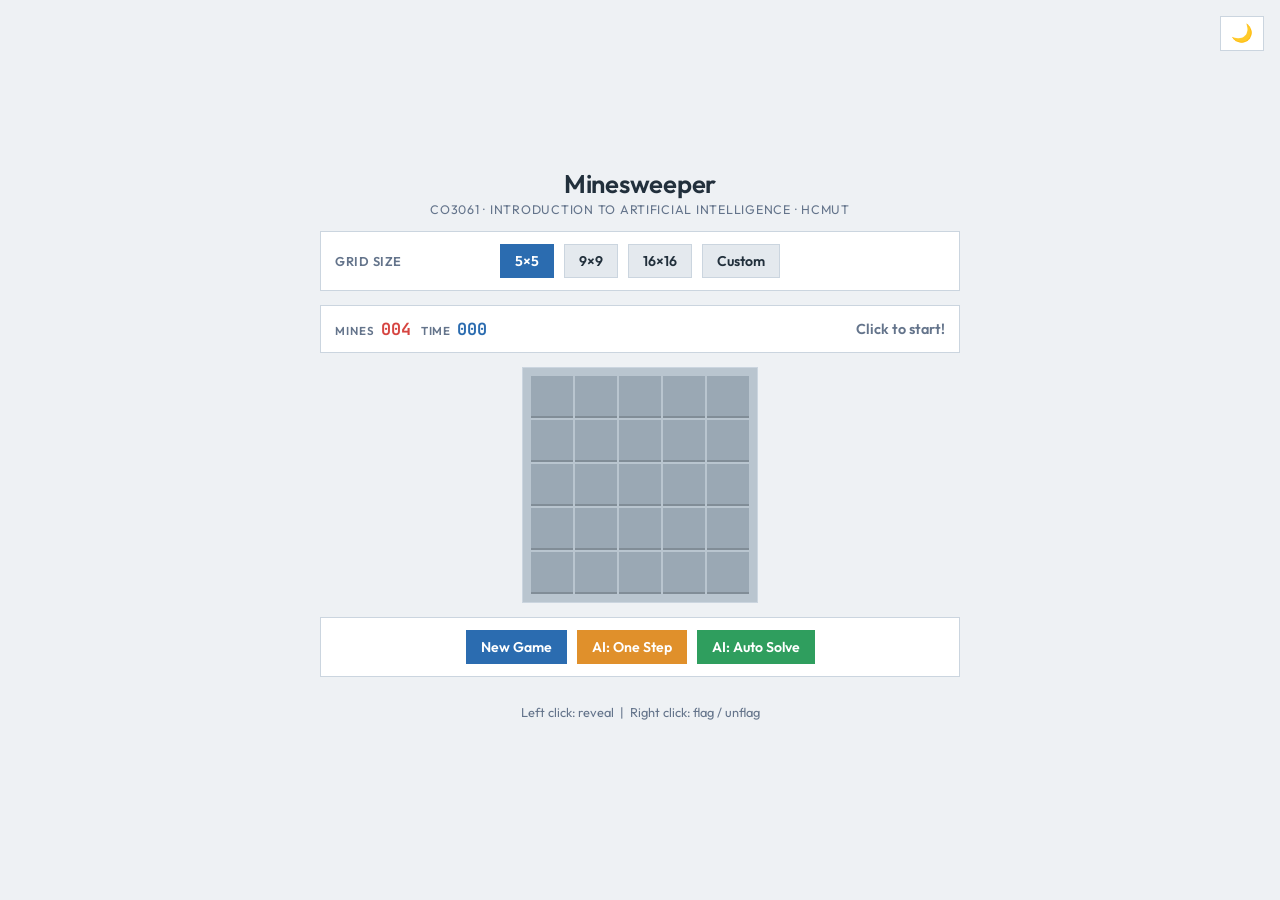
<file: index.html>
<!DOCTYPE html>
<html lang="en">

<head>
    <meta charset="UTF-8">
    <meta name="viewport" content="width=device-width, initial-scale=1, viewport-fit=cover">
    <title>Minesweeper</title>
    <link rel="preconnect" href="https://fonts.googleapis.com">
    <link rel="preconnect" href="https://fonts.gstatic.com" crossorigin>
    <link rel="stylesheet"
        href="https://fonts.googleapis.com/css2?family=Outfit:wght@400;600;700&family=JetBrains+Mono:wght@700&display=swap">
    <link rel="stylesheet" href="style.css">
</head>

<body>

    <button id="theme-toggle" class="theme-toggle" type="button" aria-label="Toggle dark mode">🌙</button>

    <header>
        <h1>Minesweeper</h1>
        <p class="subtitle">CO3061 &middot; Introduction to Artificial Intelligence &middot; HCMUT</p>
    </header>

    <!-- Grid size selector: 5x5 / 9x9 / 16x16 / Custom -->
    <div class="panel" id="size-bar">
        <span class="panel-label">Grid size</span>
        <button class="size-btn" type="button" data-size="5x5" aria-pressed="true">5&times;5</button>
        <button class="size-btn" type="button" data-size="9x9" aria-pressed="false">9&times;9</button>
        <button class="size-btn" type="button" data-size="16x16" aria-pressed="false">16&times;16</button>
        <button class="size-btn" type="button" data-size="Custom" aria-pressed="false">Custom</button>
    </div>

    <!-- Mine counter, timer and status text -->
    <div class="panel" id="info-bar">
        <span class="readout"><span class="tag">Mines</span><span id="mine-count">000</span></span>
        <span class="readout"><span class="tag">Time</span><span id="timer">000</span></span>
        <span id="status">Click to start!</span>
    </div>

    <!-- The board: cells are created by script.js -->
    <div id="board-wrap">
        <div id="board"></div>
    </div>

    <!-- Game controls -->
    <div class="panel" id="control-bar">
        <button class="ctrl-btn primary" type="button" id="new-game-btn">New Game</button>
        <button class="ctrl-btn ai" type="button" id="ai-step-btn">AI: One Step</button>
        <button class="ctrl-btn solve" type="button" id="ai-auto-btn">AI: Auto Solve</button>
    </div>

    <p class="legend">Left click: reveal &nbsp;|&nbsp; Right click: flag / unflag</p>

    <!-- Custom board dialog -->
    <div class="overlay" id="custom-overlay" hidden>
        <div class="modal" role="dialog" aria-modal="true" aria-labelledby="custom-title">
            <h2 id="custom-title">Custom board</h2>

            <label class="field" for="input-rows">
                Rows (5&ndash;16)
                <input type="number" id="input-rows" min="5" max="16" step="1" value="10">
            </label>
            <label class="field" for="input-cols">
                Columns (5&ndash;16)
                <input type="number" id="input-cols" min="5" max="16" step="1" value="10">
            </label>
            <label class="field" for="input-mines">
                Mines (4&ndash;40)
                <input type="number" id="input-mines" min="4" max="40" step="1" value="20">
            </label>

            <p class="hint">A board keeps at least 9 mine-free cells, so the first
                click and its 8 neighbours are always safe. On a 5&times;5 board that
                allows at most 16 mines.</p>
            <p class="error" id="custom-error"></p>

            <div class="modal-actions">
                <button class="ctrl-btn" type="button" id="custom-cancel">Cancel</button>
                <button class="ctrl-btn primary" type="button" id="custom-start">Start</button>
            </div>
        </div>
    </div>

    <!-- End of game dialog -->
    <div class="overlay" id="result-overlay" hidden>
        <div class="modal" role="dialog" aria-modal="true" aria-labelledby="result-title">
            <h2 id="result-title">You win!</h2>
            <p class="hint" id="result-text">Every safe cell is uncovered.</p>
            <p id="result-time">Time: 0 s</p>
            <div class="modal-actions">
                <button class="ctrl-btn" type="button" id="result-close">Close</button>
                <button class="ctrl-btn primary" type="button" id="result-again">New Game</button>
            </div>
        </div>
    </div>

    <script src="script.js"></script>
</body>

</html>
</file>
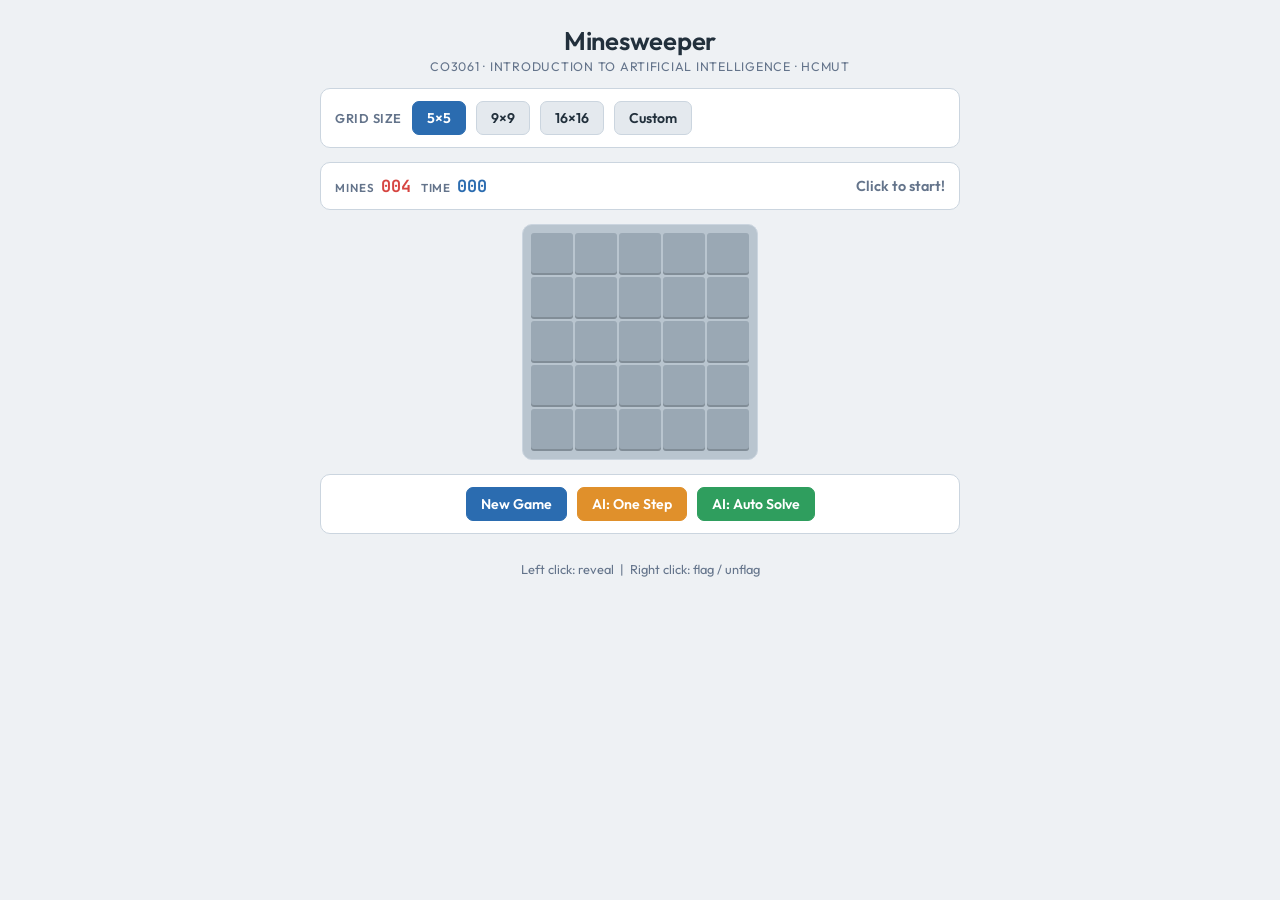
<file: minesweeper-web/index.html>
<!DOCTYPE html>
<html lang="en">
<head>
<meta charset="UTF-8">
<meta name="viewport" content="width=device-width, initial-scale=1, viewport-fit=cover">
<title>Minesweeper</title>
<link rel="preconnect" href="https://fonts.googleapis.com">
<link rel="preconnect" href="https://fonts.gstatic.com" crossorigin>
<link rel="stylesheet"
      href="https://fonts.googleapis.com/css2?family=Outfit:wght@400;600;700&family=JetBrains+Mono:wght@700&display=swap">
<link rel="stylesheet" href="style.css">
</head>
<body>

<header>
    <h1>Minesweeper</h1>
    <p class="subtitle">CO3061 &middot; Introduction to Artificial Intelligence &middot; HCMUT</p>
</header>

<!-- Grid size selector: 5x5 / 9x9 / 16x16 / Custom -->
<div class="panel" id="size-bar">
    <span class="panel-label">Grid size</span>
    <button class="size-btn" type="button" data-size="5x5" aria-pressed="true">5&times;5</button>
    <button class="size-btn" type="button" data-size="9x9" aria-pressed="false">9&times;9</button>
    <button class="size-btn" type="button" data-size="16x16" aria-pressed="false">16&times;16</button>
    <button class="size-btn" type="button" data-size="Custom" aria-pressed="false">Custom</button>
</div>

<!-- Mine counter, timer and status text -->
<div class="panel" id="info-bar">
    <span class="readout"><span class="tag">Mines</span><span id="mine-count">000</span></span>
    <span class="readout"><span class="tag">Time</span><span id="timer">000</span></span>
    <span id="status">Click to start!</span>
</div>

<!-- The board: cells are created by script.js -->
<div id="board-wrap">
    <div id="board"></div>
</div>

<!-- Game controls -->
<div class="panel" id="control-bar">
    <button class="ctrl-btn primary" type="button" id="new-game-btn">New Game</button>
    <button class="ctrl-btn ai" type="button" id="ai-step-btn">AI: One Step</button>
    <button class="ctrl-btn solve" type="button" id="ai-auto-btn">AI: Auto Solve</button>
</div>

<p class="legend">Left click: reveal &nbsp;|&nbsp; Right click: flag / unflag</p>

<!-- Custom board dialog -->
<div class="overlay" id="custom-overlay" hidden>
    <div class="modal" role="dialog" aria-modal="true" aria-labelledby="custom-title">
        <h2 id="custom-title">Custom board</h2>

        <label class="field" for="input-rows">
            Rows (5&ndash;16)
            <input type="number" id="input-rows" min="5" max="16" step="1" value="10">
        </label>
        <label class="field" for="input-cols">
            Columns (5&ndash;16)
            <input type="number" id="input-cols" min="5" max="16" step="1" value="10">
        </label>
        <label class="field" for="input-mines">
            Mines (4&ndash;40)
            <input type="number" id="input-mines" min="4" max="40" step="1" value="20">
        </label>

        <p class="hint">A board keeps at least 9 mine-free cells, so the first
            click and its 8 neighbours are always safe. On a 5&times;5 board that
            allows at most 16 mines.</p>
        <p class="error" id="custom-error"></p>

        <div class="modal-actions">
            <button class="ctrl-btn" type="button" id="custom-cancel">Cancel</button>
            <button class="ctrl-btn primary" type="button" id="custom-start">Start</button>
        </div>
    </div>
</div>

<!-- End of game dialog -->
<div class="overlay" id="result-overlay" hidden>
    <div class="modal" role="dialog" aria-modal="true" aria-labelledby="result-title">
        <h2 id="result-title">You win!</h2>
        <p class="hint" id="result-text">Every safe cell is uncovered.</p>
        <p id="result-time">Time: 0 s</p>
        <div class="modal-actions">
            <button class="ctrl-btn" type="button" id="result-close">Close</button>
            <button class="ctrl-btn primary" type="button" id="result-again">New Game</button>
        </div>
    </div>
</div>

<script src="script.js"></script>
</body>
</html>
</file>
<file: style.css>
/* ==========================================================================
   Minesweeper - CO3061 Introduction to Artificial Intelligence
   HCMUT - VNU HCM

   Stylesheet: colours, board grid and dialog styling.
   Ported from the tkinter colour scheme used in minesweeper.py
   ========================================================================== */

/* ---- Design tokens: LIGHT theme (the default) ------------------------- */
:root {
    color-scheme: light;

    --bg: #eef1f4;
    --surface: #ffffff;
    --surface-2: #e4e9ee;
    --text: #22303c;
    --text-dim: #64748b;
    --border: #cbd5df;

    --cell: #9aa8b4;
    /* covered cell            */
    --cell-hover: #8493a1;
    --cell-open: #f3f6f8;
    /* revealed cell           */
    --cell-edge: #b9c5cf;

    --accent: #2b6cb0;
    /* buttons / timer         */
    --accent-dark: #1f4e7f;
    --danger: #d64541;
    /* mines / game over       */
    --ok: #2f9e5e;
    /* win                     */
    --ai-step: #e0902b;
    /* AI actions              */
    --flag: #9aa8b4;
    /* flags                   */

    /* Classic Minesweeper number colours (readable on --cell-open) */
    --n1: #1d4ed8;
    --n2: #15803d;
    --n3: #dc2626;
    --n4: #1e3a8a;
    --n5: #9a3412;
    --n6: #0f766e;
    --n7: #111827;
    --n8: #6b7280;

    --radius: 0;
    --font-ui: 'Outfit', 'Segoe UI', system-ui, -apple-system, sans-serif;
    --font-mono: 'JetBrains Mono', 'Consolas', ui-monospace, monospace;
}

/* ---- Design tokens: DARK theme --------------------------------------- */
@media (prefers-color-scheme: dark) {
    :root:not([data-theme="light"]) {
        color-scheme: dark;

        --bg: #000000;
        --surface: #1e252e;
        --surface-2: #273039;
        --text: #e6edf3;
        --text-dim: #93a1b1;
        --border: #333f4c;

        --cell: #46535f;
        --cell-hover: #55646f;
        --cell-open: #232c35;
        --cell-edge: #384450;

        --accent: #74b9ff;
        --accent-dark: #74b9ff;
        --danger: #ff7772;
        --ok: #6bffae;
        --ai-step: #ffc267;
        --flag: #46535f;

        --n1: #6fa8ff;
        --n2: #57cc84;
        --n3: #ff7b7b;
        --n4: #9db4ff;
        --n5: #f0a06a;
        --n6: #4fd1c5;
        --n7: #e6edf3;
        --n8: #a0aec0;
    }
}

:root[data-theme="dark"] {
    color-scheme: dark;

    --bg: #000000;
    --surface: #1e252e;
    --surface-2: #273039;
    --text: #e6edf3;
    --text-dim: #93a1b1;
    --border: #333f4c;

    --cell: #46535f;
    --cell-hover: #55646f;
    --cell-open: #232c35;
    --cell-edge: #384450;

    --accent: #74b9ff;
    --accent-dark: #74b9ff;
    --danger: #ff7772;
    --ok: #6bffae;
    --ai-step: #ffc267;
    --flag: #46535f;

    --n1: #6fa8ff;
    --n2: #57cc84;
    --n3: #ff7b7b;
    --n4: #9db4ff;
    --n5: #f0a06a;
    --n6: #4fd1c5;
    --n7: #e6edf3;
    --n8: #a0aec0;
}

/* ---- Page layout ------------------------------------------------------ */
* {
    box-sizing: border-box;
}

/* Elements with the "hidden" attribute stay hidden even when a class below
   gives them a display value (the dialogs use display:flex). */
[hidden] {
    display: none !important;
}

body {
    margin: 0;
    min-height: 100vh;
    justify-content: center;
    padding: 20px 16px;
    background: var(--bg);
    color: var(--text);
    font-family: var(--font-ui);
    display: flex;
    flex-direction: column;
    align-items: center;
    gap: 14px;
}

header {
    text-align: center;
    display: flex;
    flex-direction: column;
    gap: 2px;
}

h1 {
    margin: 0;
    font-size: 1.6rem;
    font-weight: 600;
    letter-spacing: -0.01em;
}

.subtitle {
    margin: 0;
    font-size: 0.78rem;
    color: var(--text-dim);
    letter-spacing: 0.06em;
    text-transform: uppercase;
}

.panel {
    width: 100%;
    max-width: 640px;
    background: var(--surface);
    border: 1px solid var(--border);
    border-radius: var(--radius);
    padding: 12px 14px;
    display: flex;
    flex-wrap: wrap;
    align-items: center;
    gap: 10px;
}

/* ---- Grid size selector ----------------------------------------------- */
.panel-label {
    font-size: 0.8rem;
    font-weight: 600;
    color: var(--text-dim);
    letter-spacing: 0.04em;
    text-transform: uppercase;
}

.size-btn,
.ctrl-btn {
    font-family: var(--font-ui);
    font-size: 0.88rem;
    font-weight: 600;
    padding: 7px 14px;
    border-radius: 0;
    border: 1px solid var(--border);
    background: var(--surface-2);
    color: var(--text);
    cursor: pointer;
    transition: background 0.12s ease, border-color 0.12s ease;
}

.size-btn:hover,
.ctrl-btn:hover {
    background: var(--cell-edge);
}

.size-btn[aria-pressed="true"] {
    background: var(--accent);
    border-color: var(--accent);
    color: #fff;
}

.ctrl-btn.primary {
    background: var(--accent);
    border-color: var(--accent);
    color: #fff;
}

.ctrl-btn.primary:hover {
    background: var(--accent-dark);
}

.ctrl-btn.ai {
    background: var(--ai-step);
    border-color: var(--ai-step);
    color: #fff;
}

.ctrl-btn.ai:hover {
    filter: brightness(0.93);
}

.ctrl-btn.solve {
    background: var(--ok);
    border-color: var(--ok);
    color: #fff;
}

.ctrl-btn.solve:hover {
    filter: brightness(0.93);
}

.ctrl-btn.stop {
    background: var(--danger);
    border-color: var(--danger);
    color: #fff;
}

:focus-visible {
    outline: 2px solid var(--accent);
    outline-offset: 2px;
}

/* ---- Info bar: mine counter, timer, status ---------------------------- */
#info-bar {
    justify-content: space-between;
}

#control-bar {
    justify-content: center;
}

#size-bar {
    position: relative;
    justify-content: center;
}

#size-bar .panel-label {
    position: absolute;
    left: 14px;
}

.readout {
    font-family: var(--font-mono);
    font-size: 1.05rem;
    font-weight: 700;
    font-variant-numeric: tabular-nums;
    display: inline-flex;
    align-items: baseline;
    gap: 6px;
}

.readout .tag {
    font-family: var(--font-ui);
    font-size: 0.72rem;
    font-weight: 600;
    letter-spacing: 0.08em;
    text-transform: uppercase;
    color: var(--text-dim);
}

#mine-count {
    color: var(--danger);
}

#timer {
    color: var(--accent);
}

#status {
    font-size: 0.9rem;
    font-weight: 600;
    color: var(--text-dim);
    margin-left: auto;
}

/* ---- Board ------------------------------------------------------------ */
#board-wrap {
    width: 100%;
    max-width: 640px;
    display: flex;
    justify-content: center;
}

#board {
    --cell-size: 40px;
    display: grid;
    grid-template-columns: repeat(var(--cols, 5), var(--cell-size));
    gap: 2px;
    padding: 8px;
    background: var(--cell-edge);
    border: 1px solid var(--border);
    border-radius: 0;
}

.cell {
    width: var(--cell-size);
    height: var(--cell-size);
    padding: 0;
    border: none;
    border-radius: 0;
    background: var(--cell);
    color: #fff;
    font-family: var(--font-mono);
    font-size: calc(var(--cell-size) * 0.52);
    font-weight: 700;
    line-height: 1;
    cursor: pointer;
    box-shadow: inset 0 -2px 0 rgba(0, 0, 0, 0.16);
    transition: background 0.1s ease;
    user-select: none;
    -webkit-user-select: none;
}

.cell:hover:not(.revealed) {
    background: var(--cell-hover);
}

.cell.revealed {
    background: var(--cell-open);
    box-shadow: none;
    cursor: default;
}

.cell.flagged {
    background: var(--flag);
}

.cell.mine {
    background: var(--danger);
}

.cell.flag-correct {
    background: var(--ok);
}

.cell.flag-wrong {
    background: var(--flag);
}

/* Number colours (mirrors NUMBER_COLORS in minesweeper.py) */
.cell.n1 {
    color: var(--n1);
}

.cell.n2 {
    color: var(--n2);
}

.cell.n3 {
    color: var(--n3);
}

.cell.n4 {
    color: var(--n4);
}

.cell.n5 {
    color: var(--n5);
}

.cell.n6 {
    color: var(--n6);
}

.cell.n7 {
    color: var(--n7);
}

.cell.n8 {
    color: var(--n8);
}

/* ---- Legend ----------------------------------------------------------- */
.legend {
    font-size: 0.8rem;
    color: var(--text-dim);
    text-align: center;
    max-width: 640px;
}

/* ---- Modal dialogs (custom size + end of game) ------------------------ */
.overlay {
    position: fixed;
    inset: 0;
    background: rgba(12, 17, 23, 0.55);
    display: flex;
    align-items: center;
    justify-content: center;
    padding: 16px;
    z-index: 10;
}

.modal {
    background: var(--surface);
    border: 1px solid var(--border);
    border-radius: var(--radius);
    padding: 20px;
    width: 100%;
    max-width: 330px;
    display: flex;
    flex-direction: column;
    gap: 12px;
    box-shadow: 0 18px 40px rgba(0, 0, 0, 0.28);
}

.modal h2 {
    margin: 0;
    font-size: 1.1rem;
    font-weight: 600;
}

.field {
    display: flex;
    align-items: center;
    justify-content: space-between;
    gap: 12px;
    font-size: 0.9rem;
}

.field input {
    width: 76px;
    padding: 6px 8px;
    font-family: var(--font-mono);
    font-size: 0.9rem;
    text-align: right;
    color: var(--text);
    background: var(--surface-2);
    border: 1px solid var(--border);
    border-radius: 0;
}

.hint {
    font-size: 0.78rem;
    color: var(--text-dim);
    line-height: 1.45;
    margin: 0;
}

.error {
    font-size: 0.82rem;
    color: var(--danger);
    font-weight: 600;
    margin: 0;
}

.modal-actions {
    display: flex;
    gap: 8px;
    justify-content: flex-end;
}

#result-title {
    font-size: 1.25rem;
}

#result-title.win {
    color: var(--ok);
}

#result-title.lose {
    color: var(--danger);
}

#result-time {
    font-family: var(--font-mono);
    font-size: 0.95rem;
    color: var(--text-dim);
    margin: 0;
}

@media (prefers-reduced-motion: reduce) {
    * {
        transition: none !important;
    }
}

/* Nut chuyen theme Sang/ Toi */
.theme-toggle {
    position: fixed;
    top: 16px;
    right: 16px;
    background: var(--surface);
    color: var(--text);
    border: 1px solid var(--border);
    padding: 6px 10px;
    font-size: 1.1rem;
    cursor: pointer;
    z-index: 100;
}

.theme-toggle:hover {
    background: var(--surface-2);
}
</file>
<file: minesweeper-web/style.css>
/* ==========================================================================
   Minesweeper - CO3061 Introduction to Artificial Intelligence
   HCMUT - VNU HCM

   Stylesheet: colours, board grid and dialog styling.
   Ported from the tkinter colour scheme used in minesweeper.py
   ========================================================================== */

/* ---- Design tokens: LIGHT theme (the default) ------------------------- */
:root {
    color-scheme: light;

    --bg: #eef1f4;
    --surface: #ffffff;
    --surface-2: #e4e9ee;
    --text: #22303c;
    --text-dim: #64748b;
    --border: #cbd5df;

    --cell: #9aa8b4;
    /* covered cell            */
    --cell-hover: #8493a1;
    --cell-open: #f3f6f8;
    /* revealed cell           */
    --cell-edge: #b9c5cf;

    --accent: #2b6cb0;
    /* buttons / timer         */
    --accent-dark: #1f4e7f;
    --danger: #d64541;
    /* mines / game over       */
    --ok: #2f9e5e;
    /* win                     */
    --flag: #e0902b;
    /* flags / AI actions      */

    /* Classic Minesweeper number colours (readable on --cell-open) */
    --n1: #1d4ed8;
    --n2: #15803d;
    --n3: #dc2626;
    --n4: #1e3a8a;
    --n5: #9a3412;
    --n6: #0f766e;
    --n7: #111827;
    --n8: #6b7280;

    --radius: 10px;
    --font-ui: 'Outfit', 'Segoe UI', system-ui, -apple-system, sans-serif;
    --font-mono: 'JetBrains Mono', 'Consolas', ui-monospace, monospace;
}

/* ---- Design tokens: DARK theme --------------------------------------- */
@media (prefers-color-scheme: dark) {
    :root:not([data-theme="light"]) {
        color-scheme: dark;

        --bg: #161b22;
        --surface: #1e252e;
        --surface-2: #273039;
        --text: #e6edf3;
        --text-dim: #93a1b1;
        --border: #333f4c;

        --cell: #46535f;
        --cell-hover: #55646f;
        --cell-open: #232c35;
        --cell-edge: #384450;

        --accent: #4c9be8;
        --accent-dark: #3b7fc4;
        --danger: #f2645f;
        --ok: #45c17d;
        --flag: #f0a93f;

        --n1: #6fa8ff;
        --n2: #57cc84;
        --n3: #ff7b7b;
        --n4: #9db4ff;
        --n5: #f0a06a;
        --n6: #4fd1c5;
        --n7: #e6edf3;
        --n8: #a0aec0;
    }
}

:root[data-theme="dark"] {
    color-scheme: dark;

    --bg: #161b22;
    --surface: #1e252e;
    --surface-2: #273039;
    --text: #e6edf3;
    --text-dim: #93a1b1;
    --border: #333f4c;

    --cell: #46535f;
    --cell-hover: #55646f;
    --cell-open: #232c35;
    --cell-edge: #384450;

    --accent: #4c9be8;
    --accent-dark: #3b7fc4;
    --danger: #f2645f;
    --ok: #45c17d;
    --flag: #f0a93f;

    --n1: #6fa8ff;
    --n2: #57cc84;
    --n3: #ff7b7b;
    --n4: #9db4ff;
    --n5: #f0a06a;
    --n6: #4fd1c5;
    --n7: #e6edf3;
    --n8: #a0aec0;
}

/* ---- Page layout ------------------------------------------------------ */
* {
    box-sizing: border-box;
}

/* Elements with the "hidden" attribute stay hidden even when a class below
   gives them a display value (the dialogs use display:flex). */
[hidden] {
    display: none !important;
}

body {
    margin: 0;
    padding-block: 24px 40px;
    padding-left: 16px;
    padding-right: 16px;
    background: var(--bg);
    color: var(--text);
    font-family: var(--font-ui);
    display: flex;
    flex-direction: column;
    align-items: center;
    gap: 14px;
}

header {
    text-align: center;
    display: flex;
    flex-direction: column;
    gap: 2px;
}

h1 {
    margin: 0;
    font-size: 1.6rem;
    font-weight: 600;
    letter-spacing: -0.01em;
}

.subtitle {
    margin: 0;
    font-size: 0.78rem;
    color: var(--text-dim);
    letter-spacing: 0.06em;
    text-transform: uppercase;
}

.panel {
    width: 100%;
    max-width: 640px;
    background: var(--surface);
    border: 1px solid var(--border);
    border-radius: var(--radius);
    padding: 12px 14px;
    display: flex;
    flex-wrap: wrap;
    align-items: center;
    gap: 10px;
}

/* ---- Grid size selector ----------------------------------------------- */
.panel-label {
    font-size: 0.8rem;
    font-weight: 600;
    color: var(--text-dim);
    letter-spacing: 0.04em;
    text-transform: uppercase;
}

.size-btn,
.ctrl-btn {
    font-family: var(--font-ui);
    font-size: 0.88rem;
    font-weight: 600;
    padding: 7px 14px;
    border-radius: 7px;
    border: 1px solid var(--border);
    background: var(--surface-2);
    color: var(--text);
    cursor: pointer;
    transition: background 0.12s ease, border-color 0.12s ease;
}

.size-btn:hover,
.ctrl-btn:hover {
    background: var(--cell-edge);
}

.size-btn[aria-pressed="true"] {
    background: var(--accent);
    border-color: var(--accent);
    color: #fff;
}

.ctrl-btn.primary {
    background: var(--accent);
    border-color: var(--accent);
    color: #fff;
}

.ctrl-btn.primary:hover {
    background: var(--accent-dark);
}

.ctrl-btn.ai {
    background: var(--flag);
    border-color: var(--flag);
    color: #fff;
}

.ctrl-btn.ai:hover {
    filter: brightness(0.93);
}

.ctrl-btn.solve {
    background: var(--ok);
    border-color: var(--ok);
    color: #fff;
}

.ctrl-btn.solve:hover {
    filter: brightness(0.93);
}

.ctrl-btn.stop {
    background: var(--danger);
    border-color: var(--danger);
    color: #fff;
}

:focus-visible {
    outline: 2px solid var(--accent);
    outline-offset: 2px;
}

/* ---- Info bar: mine counter, timer, status ---------------------------- */
#info-bar {
    justify-content: space-between;
}

#control-bar {
    justify-content: center;
}

.readout {
    font-family: var(--font-mono);
    font-size: 1.05rem;
    font-weight: 700;
    font-variant-numeric: tabular-nums;
    display: inline-flex;
    align-items: baseline;
    gap: 6px;
}

.readout .tag {
    font-family: var(--font-ui);
    font-size: 0.72rem;
    font-weight: 600;
    letter-spacing: 0.08em;
    text-transform: uppercase;
    color: var(--text-dim);
}

#mine-count {
    color: var(--danger);
}

#timer {
    color: var(--accent);
}

#status {
    font-size: 0.9rem;
    font-weight: 600;
    color: var(--text-dim);
    margin-left: auto;
}

/* ---- Board ------------------------------------------------------------ */
#board-wrap {
    width: 100%;
    max-width: 640px;
    display: flex;
    justify-content: center;
}

#board {
    --cell-size: 40px;
    display: grid;
    grid-template-columns: repeat(var(--cols, 5), var(--cell-size));
    gap: 2px;
    padding: 8px;
    background: var(--cell-edge);
    border: 1px solid var(--border);
    border-radius: var(--radius);
}

.cell {
    width: var(--cell-size);
    height: var(--cell-size);
    padding: 0;
    border: none;
    border-radius: 3px;
    background: var(--cell);
    color: #fff;
    font-family: var(--font-mono);
    font-size: calc(var(--cell-size) * 0.52);
    font-weight: 700;
    line-height: 1;
    cursor: pointer;
    box-shadow: inset 0 -2px 0 rgba(0, 0, 0, 0.16);
    transition: background 0.1s ease;
    user-select: none;
    -webkit-user-select: none;
}

.cell:hover:not(.revealed) {
    background: var(--cell-hover);
}

.cell.revealed {
    background: var(--cell-open);
    box-shadow: none;
    cursor: default;
}

.cell.flagged {
    background: var(--flag);
}

.cell.mine {
    background: var(--danger);
}

.cell.flag-correct {
    background: var(--ok);
}

.cell.flag-wrong {
    background: var(--flag);
}

/* Number colours (mirrors NUMBER_COLORS in minesweeper.py) */
.cell.n1 {
    color: var(--n1);
}

.cell.n2 {
    color: var(--n2);
}

.cell.n3 {
    color: var(--n3);
}

.cell.n4 {
    color: var(--n4);
}

.cell.n5 {
    color: var(--n5);
}

.cell.n6 {
    color: var(--n6);
}

.cell.n7 {
    color: var(--n7);
}

.cell.n8 {
    color: var(--n8);
}

/* ---- Legend ----------------------------------------------------------- */
.legend {
    font-size: 0.8rem;
    color: var(--text-dim);
    text-align: center;
    max-width: 640px;
}

/* ---- Modal dialogs (custom size + end of game) ------------------------ */
.overlay {
    position: fixed;
    inset: 0;
    background: rgba(12, 17, 23, 0.55);
    display: flex;
    align-items: center;
    justify-content: center;
    padding: 16px;
    z-index: 10;
}

.modal {
    background: var(--surface);
    border: 1px solid var(--border);
    border-radius: var(--radius);
    padding: 20px;
    width: 100%;
    max-width: 330px;
    display: flex;
    flex-direction: column;
    gap: 12px;
    box-shadow: 0 18px 40px rgba(0, 0, 0, 0.28);
}

.modal h2 {
    margin: 0;
    font-size: 1.1rem;
    font-weight: 600;
}

.field {
    display: flex;
    align-items: center;
    justify-content: space-between;
    gap: 12px;
    font-size: 0.9rem;
}

.field input {
    width: 76px;
    padding: 6px 8px;
    font-family: var(--font-mono);
    font-size: 0.9rem;
    text-align: right;
    color: var(--text);
    background: var(--surface-2);
    border: 1px solid var(--border);
    border-radius: 6px;
}

.hint {
    font-size: 0.78rem;
    color: var(--text-dim);
    line-height: 1.45;
    margin: 0;
}

.error {
    font-size: 0.82rem;
    color: var(--danger);
    font-weight: 600;
    margin: 0;
}

.modal-actions {
    display: flex;
    gap: 8px;
    justify-content: flex-end;
}

#result-title {
    font-size: 1.25rem;
}

#result-title.win {
    color: var(--ok);
}

#result-title.lose {
    color: var(--danger);
}

#result-time {
    font-family: var(--font-mono);
    font-size: 0.95rem;
    color: var(--text-dim);
    margin: 0;
}

@media (prefers-reduced-motion: reduce) {
    * {
        transition: none !important;
    }
}
</file>
